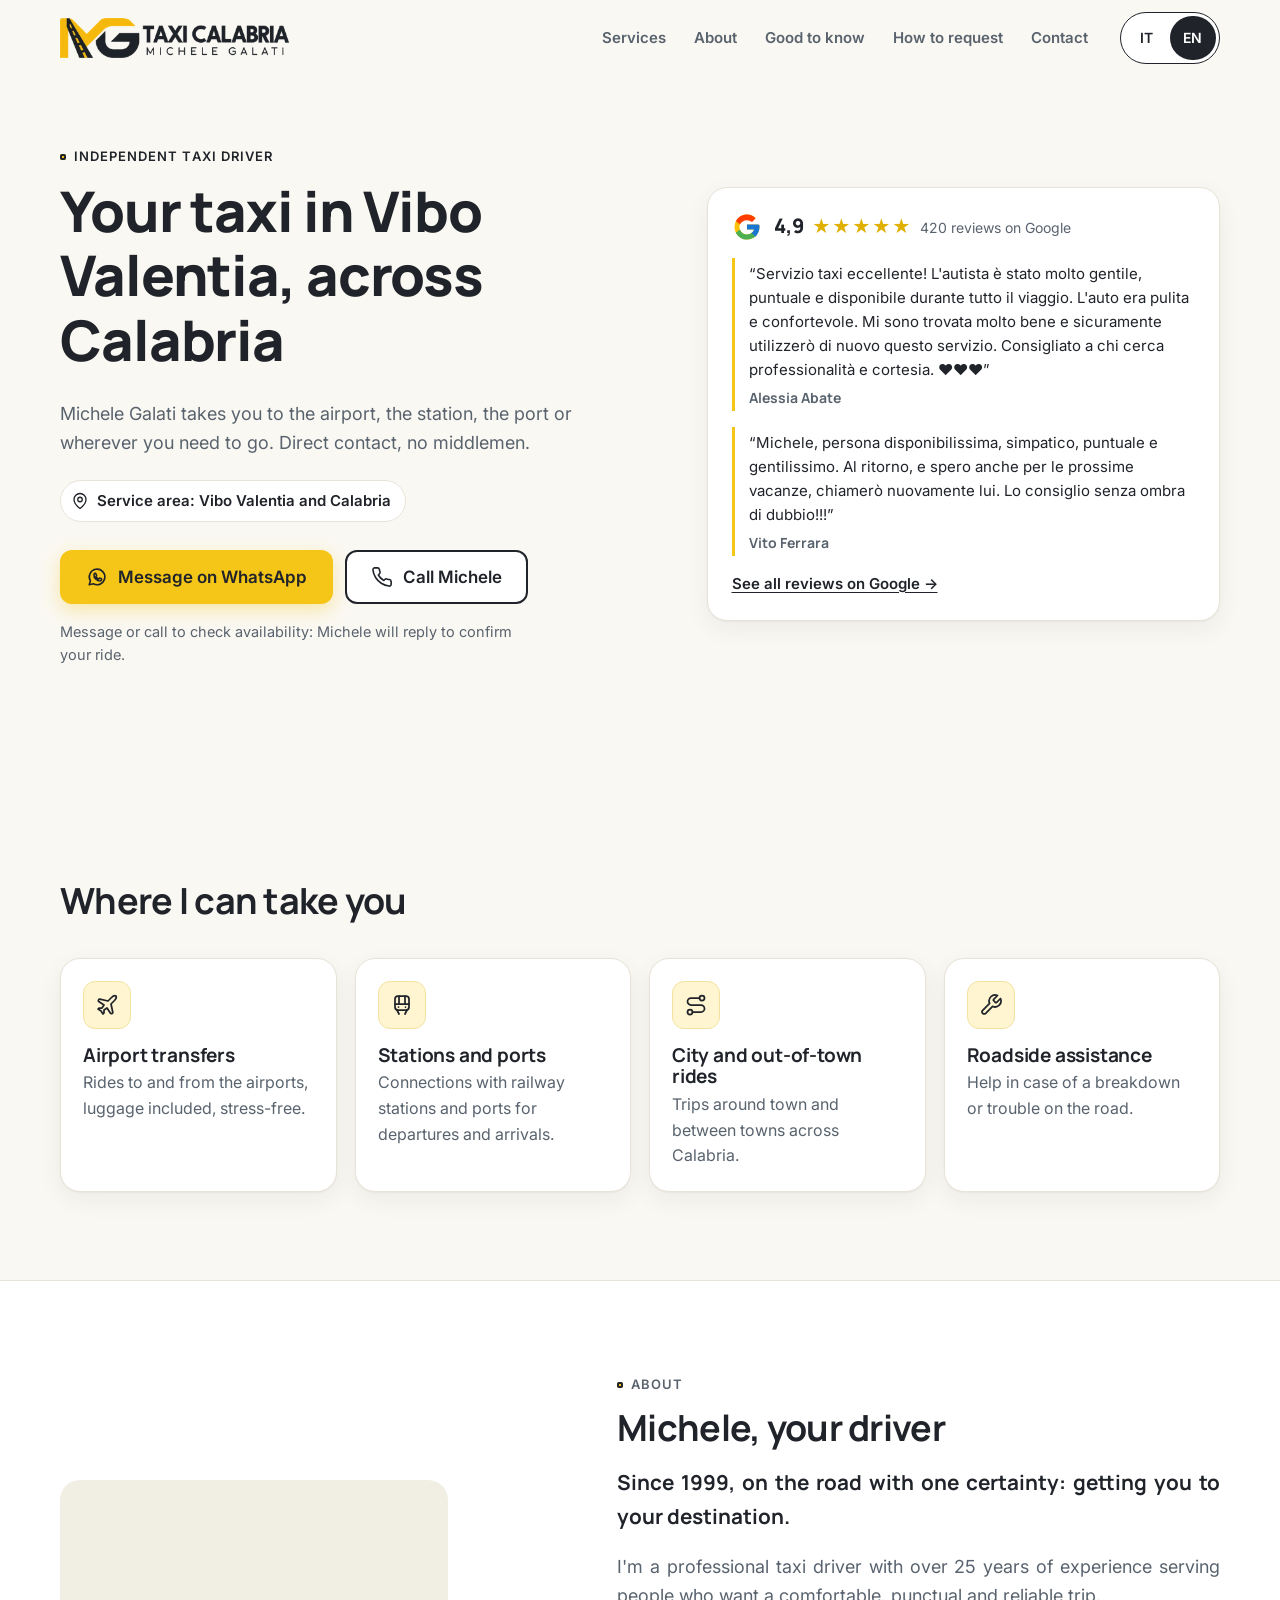
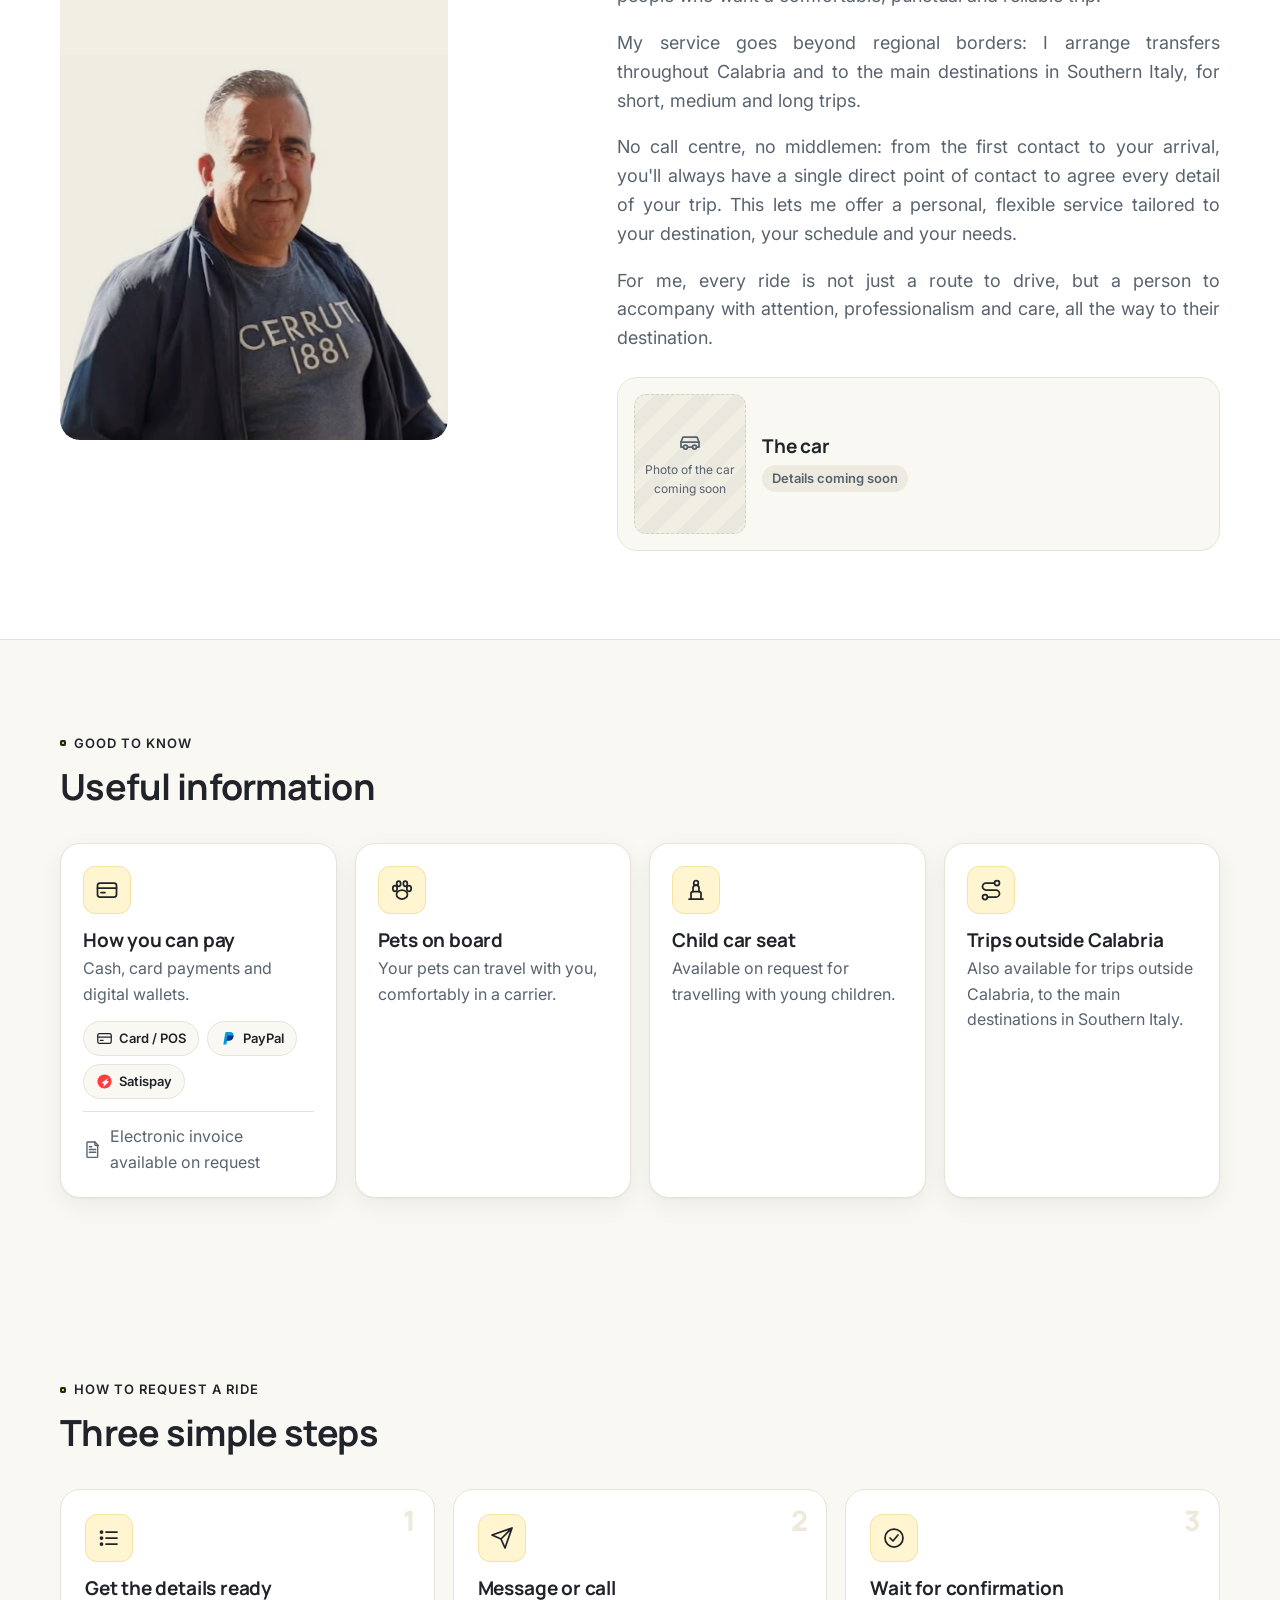
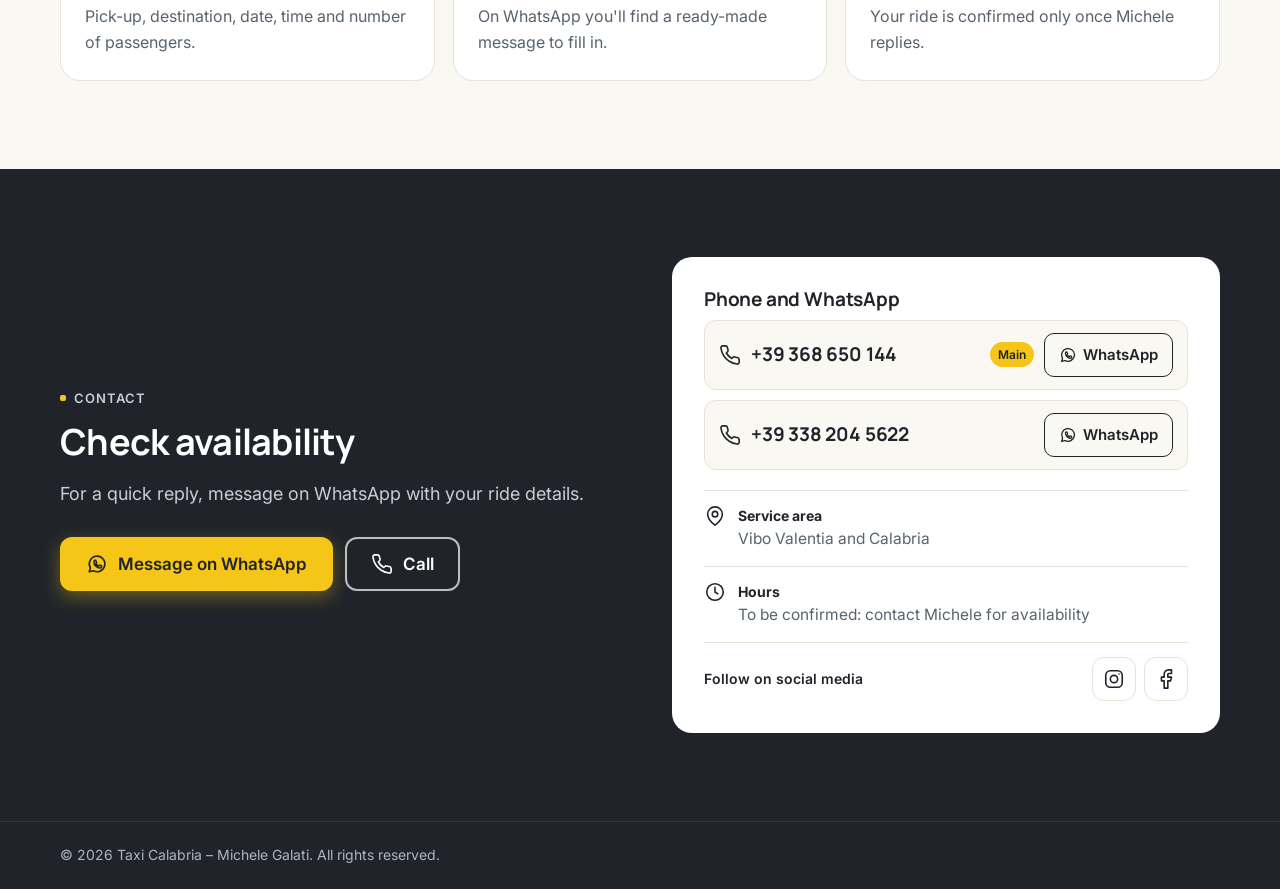
<file: index.html>
<!doctype html>
<html lang="it">
<head>
  <meta charset="utf-8">
  <meta name="viewport" content="width=device-width, initial-scale=1, viewport-fit=cover">
  <title>Taxi Calabria – Michele Galati | Taxi a Vibo Valentia</title>
  <meta name="description" content="Taxi Calabria di Michele Galati: tassista indipendente a Vibo Valentia. Transfer aeroporti, stazioni e porti, corse urbane ed extraurbane. Richiedi la disponibilità su WhatsApp o per telefono.">
  <meta name="theme-color" content="#20242A">
  <meta property="og:type" content="website">
  <meta property="og:title" content="Taxi Calabria – Michele Galati">
  <meta property="og:description" content="Tassista indipendente a Vibo Valentia. Richiedi la disponibilità su WhatsApp o per telefono.">
  <meta property="og:url" content="https://taxicalabria.pages.dev/">
  <meta property="og:image" content="https://taxicalabria.pages.dev/img/logo-web.png">
  <meta name="twitter:card" content="summary">
  <link rel="canonical" href="https://taxicalabria.pages.dev/">
  <script type="application/ld+json">
  {
    "@context": "https://schema.org",
    "@type": "TaxiService",
    "name": "Taxi Calabria – Michele Galati",
    "url": "https://taxicalabria.pages.dev/",
    "image": "https://taxicalabria.pages.dev/img/logo-web.png",
    "telephone": "+39368650144",
    "areaServed": ["Vibo Valentia", "Calabria"],
    "address": { "@type": "PostalAddress", "addressLocality": "Vibo Valentia", "addressRegion": "VV", "addressCountry": "IT" },
    "sameAs": [
      "https://www.instagram.com/taxicalabria/",
      "https://www.facebook.com/people/Taxi-Galati/100050953557106/"
    ]
  }
  </script>
  <link rel="icon" type="image/png" sizes="32x32" href="img/favicon-32.png">
  <link rel="apple-touch-icon" href="img/mark.png">
  <link rel="preconnect" href="https://fonts.googleapis.com">
  <link rel="preconnect" href="https://fonts.gstatic.com" crossorigin>
  <link rel="stylesheet" href="https://fonts.googleapis.com/css2?family=Inter:wght@400;600&family=Manrope:wght@600;700;800&display=swap">
  <link rel="stylesheet" href="css/style.css">
  <script>
    // Applica subito la lingua salvata per evitare lampeggi
    try { var l = localStorage.getItem("lang"); if (l === "en" || l === "it") document.documentElement.lang = l; } catch (e) {}
  </script>
</head>
<body>
  <!-- Icone lineari (stroke uniforme) -->
  <svg width="0" height="0" style="position:absolute" aria-hidden="true">
    <defs>
      <symbol id="i-phone" viewBox="0 0 24 24"><path d="M22 16.9v3a2 2 0 0 1-2.2 2 19.8 19.8 0 0 1-8.6-3.1 19.5 19.5 0 0 1-6-6A19.8 19.8 0 0 1 2.1 4.2 2 2 0 0 1 4.1 2h3a2 2 0 0 1 2 1.7c.1.9.4 1.8.7 2.7a2 2 0 0 1-.5 2.1L8 9.8a16 16 0 0 0 6 6l1.3-1.3a2 2 0 0 1 2.1-.4c.9.3 1.8.6 2.7.7a2 2 0 0 1 1.7 2z"/></symbol>
      <symbol id="i-wa" viewBox="0 0 24 24"><path d="M3.5 20.5l1.3-4.2A8.5 8.5 0 1 1 8 19.4z"/><path d="M9 8.6c.2-.5.5-.6.8-.6h.5c.2 0 .4.1.5.4l.7 1.6c.1.2 0 .4-.1.6l-.5.6c-.1.1-.1.3 0 .5a6 6 0 0 0 2.6 2.4c.2.1.4 0 .5-.1l.6-.7c.1-.2.4-.2.6-.1l1.6.8c.2.1.3.3.3.5 0 .9-.6 1.8-1.7 1.9-1 .1-2.8-.3-4.6-2S8.6 11 8.7 9.8c0-.5.1-.9.3-1.2z"/></symbol>
      <symbol id="i-plane" viewBox="0 0 24 24"><path d="M17.8 19.2 16 11l3.5-3.5C21 6 21.5 4 21 3c-1-.5-3 0-4.5 1.5L13 8 4.8 6.2c-.5-.1-.9.1-1.1.5l-.3.5c-.2.5-.1 1 .3 1.3L9 12l-2 3H4l-1 1 3 2 2 3 1-1v-3l3-2 3.5 5.3c.3.4.8.5 1.3.3l.5-.2c.4-.3.6-.7.5-1.2z"/></symbol>
      <symbol id="i-train" viewBox="0 0 24 24"><rect x="5" y="3" width="14" height="14" rx="3"/><path d="M5 11h14M9 21l-2-4M15 21l2-4M8.5 14h.01M15.5 14h.01M9 3v8M15 3v8"/></symbol>
      <symbol id="i-route" viewBox="0 0 24 24"><circle cx="6" cy="19" r="2.5"/><circle cx="18" cy="5" r="2.5"/><path d="M8.5 19H17a3.5 3.5 0 0 0 0-7H7a3.5 3.5 0 0 1 0-7h8.5"/></symbol>
      <symbol id="i-tow" viewBox="0 0 24 24"><path d="M14.7 6.3a1 1 0 0 0 0 1.4l1.6 1.6a1 1 0 0 0 1.4 0l3.8-3.8a6 6 0 0 1-7.9 7.9l-6.9 6.9a2.1 2.1 0 0 1-3-3l6.9-6.9a6 6 0 0 1 7.9-7.9z"/></symbol>
      <symbol id="i-pin" viewBox="0 0 24 24"><path d="M20 10c0 6-8 12-8 12s-8-6-8-12a8 8 0 0 1 16 0z"/><circle cx="12" cy="10" r="3"/></symbol>
      <symbol id="i-clock" viewBox="0 0 24 24"><circle cx="12" cy="12" r="9"/><path d="M12 7v5l3 2"/></symbol>
      <symbol id="i-user" viewBox="0 0 24 24"><circle cx="12" cy="8" r="4"/><path d="M4 21a8 8 0 0 1 16 0"/></symbol>
      <symbol id="i-car" viewBox="0 0 24 24"><path d="M5 17H3v-5l2-5h14l2 5v5h-2"/><path d="M3 12h18"/><circle cx="7.5" cy="17" r="2"/><circle cx="16.5" cy="17" r="2"/><path d="M9.5 17h5"/></symbol>
      <symbol id="i-list" viewBox="0 0 24 24"><path d="M9 6h11M9 12h11M9 18h11"/><circle cx="4.5" cy="6" r="1"/><circle cx="4.5" cy="12" r="1"/><circle cx="4.5" cy="18" r="1"/></symbol>
      <symbol id="i-send" viewBox="0 0 24 24"><path d="M22 2 11 13M22 2l-7 20-4-9-9-4z"/></symbol>
      <symbol id="i-check" viewBox="0 0 24 24"><circle cx="12" cy="12" r="9"/><path d="m8 12 3 3 5-6"/></symbol>
      <symbol id="i-ig" viewBox="0 0 24 24"><rect x="3" y="3" width="18" height="18" rx="5"/><circle cx="12" cy="12" r="4"/><path d="M17.5 6.5h.01"/></symbol>
      <symbol id="i-fb" viewBox="0 0 24 24"><path d="M18 2h-3a5 5 0 0 0-5 5v3H7v4h3v8h4v-8h3l1-4h-4V7a1 1 0 0 1 1-1h3z"/></symbol>
      <symbol id="i-camera" viewBox="0 0 24 24"><path d="M14.5 4h-5L7 7H4a2 2 0 0 0-2 2v9a2 2 0 0 0 2 2h16a2 2 0 0 0 2-2V9a2 2 0 0 0-2-2h-3z"/><circle cx="12" cy="13" r="3"/></symbol>
      <symbol id="i-card" viewBox="0 0 24 24"><rect x="2.5" y="5" width="19" height="14" rx="2.5"/><path d="M2.5 10h19"/><path d="M6 14.5h4"/></symbol>
      <symbol id="i-invoice" viewBox="0 0 24 24"><path d="M6 2.5h9l3.5 3.5v15a1 1 0 0 1-1 1H6a1 1 0 0 1-1-1v-17.5a1 1 0 0 1 1-1z"/><path d="M15 2.5V6a1 1 0 0 0 1 1h3.5"/><path d="M8 12h8M8 15.5h8M8 8.5h3"/></symbol>
      <symbol id="i-paw" viewBox="0 0 24 24"><ellipse cx="12" cy="16.5" rx="5.5" ry="4.5"/><ellipse cx="5" cy="10.5" rx="2.2" ry="2.8"/><ellipse cx="19" cy="10.5" rx="2.2" ry="2.8"/><ellipse cx="8.7" cy="5.8" rx="2" ry="2.6"/><ellipse cx="15.3" cy="5.8" rx="2" ry="2.6"/></symbol>
      <symbol id="i-babyseat" viewBox="0 0 24 24"><circle cx="12" cy="5" r="2.3"/><path d="M7 21v-5.5a2 2 0 0 1 2-2h6a2 2 0 0 1 2 2V21"/><path d="M9 13.5V10a3 3 0 0 1 6 0v3.5"/><path d="M5 21h14"/></symbol>
      <symbol id="i-paypal" viewBox="0 0 24 24">
        <path fill="#009CDE" d="M8.6 20.3H5.4a.6.6 0 0 1-.6-.7l2.7-16a.9.9 0 0 1 .9-.7h6.2c2.9 0 5 2 4.6 4.9-.5 3.6-3 5.6-6.4 5.6h-1.8a.9.9 0 0 0-.9.7l-.9 5.5a.9.9 0 0 1-.6.7z"/>
        <path fill="#003087" d="M9.9 15.3h2.7c3.4 0 5.9-2 6.4-5.6.1-.5.1-1 .1-1.4-.9-.5-2-.7-3.2-.7h-4.6a.9.9 0 0 0-.9.7l-1.3 7.7c.2-.4.5-.7.8-.7z"/>
      </symbol>
      <symbol id="i-satispay" viewBox="0 0 24 24">
        <circle cx="12" cy="12" r="10" fill="#FF3D3D"/>
        <path fill="#fff" d="M15.8 8.2 9.3 13a1 1 0 0 0 .3 1.8l2 .5-1.4 3.3c-.2.5.4.9.8.5l6.5-5.9a1 1 0 0 0-.4-1.7l-2-.4 1.5-3.2c.2-.5-.4-.9-.8-.7z"/>
      </symbol>
      <symbol id="i-google" viewBox="0 0 48 48">
        <path fill="#FFC107" d="M43.6 20.5H42V20H24v8h11.3C33.7 32.7 29.3 36 24 36c-6.6 0-12-5.4-12-12s5.4-12 12-12c3.1 0 5.8 1.1 8 3l5.7-5.7C34.6 6.1 29.6 4 24 4 12.9 4 4 12.9 4 24s8.9 20 20 20 20-8.9 20-20c0-1.3-.1-2.7-.4-3.5z"/>
        <path fill="#FF3D00" d="M6.3 14.7l6.6 4.8C14.6 15.9 18.9 13 24 13c3.1 0 5.8 1.1 8 3l5.7-5.7C34.6 6.1 29.6 4 24 4 16.3 4 9.6 8.3 6.3 14.7z"/>
        <path fill="#4CAF50" d="M24 44c5.5 0 10.4-1.9 14.3-5.1l-6.6-5.6C29.6 34.8 26.9 36 24 36c-5.3 0-9.7-3.4-11.3-8.1l-6.6 5.1C9.5 39.6 16.2 44 24 44z"/>
        <path fill="#1976D2" d="M43.6 20.5H42V20H24v8h11.3c-.8 2.3-2.3 4.2-4.2 5.5l6.6 5.6C39.6 37.4 44 31.5 44 24c0-1.3-.1-2.7-.4-3.5z"/>
      </symbol>
    </defs>
  </svg>

  <header class="site-header">
    <div class="container header-inner">
      <a href="#top" class="brand" data-i18n-aria="nav.home" aria-label="Torna all'inizio">
        <picture>
          <source srcset="img/logo-web.webp" type="image/webp">
          <img src="img/logo-web.png" width="720" height="126" alt="Taxi Calabria – Michele Galati" data-i18n-alt="alt.logo">
        </picture>
      </a>
      <nav class="main-nav" aria-label="Menu">
        <a href="#servizi" data-i18n="nav.services">Servizi</a>
        <a href="#chi-sono" data-i18n="nav.about">Chi sono</a>
        <a href="#info-utili" data-i18n="nav.infoUtili">Info utili</a>
        <a href="#come" data-i18n="nav.how">Come richiedere</a>
        <a href="#contatti" data-i18n="nav.contact">Contatti</a>
      </nav>
      <div class="lang-switch" role="group" data-i18n-aria="nav.lang" aria-label="Lingua">
        <button type="button" data-lang="it" aria-pressed="true" lang="it">IT</button>
        <button type="button" data-lang="en" aria-pressed="false" lang="en">EN</button>
      </div>
    </div>
  </header>

  <main>
    <!-- 1. APERTURA -->
    <section class="hero">
      <div class="container hero-inner">
        <div class="hero-copy">
          <p class="eyebrow" data-i18n="hero.eyebrow">Tassista indipendente</p>
          <h1 data-i18n="hero.title">Il tuo taxi a Vibo Valentia, in tutta la Calabria</h1>
          <p class="lead" data-i18n="hero.lead">Michele Galati ti accompagna in aeroporto, in stazione, al porto o dove devi andare. Contatto diretto, senza intermediari.</p>
          <p class="area-badge"><svg class="ic"><use href="#i-pin"/></svg><span data-i18n="hero.area" data-area>Zona servita: Vibo Valentia e Calabria</span></p>
          <div class="cta-row">
            <a class="btn btn-primary js-wa" href="#" target="_blank" rel="noopener">
              <svg class="ic"><use href="#i-wa"/></svg><span data-i18n="cta.whatsapp">Scrivi su WhatsApp</span>
            </a>
            <a class="btn btn-secondary js-tel" href="#">
              <svg class="ic"><use href="#i-phone"/></svg><span data-i18n="cta.callMichele">Chiama Michele</span>
            </a>
          </div>
          <p class="note" data-i18n="hero.note">Scrivi o chiama per verificare la disponibilità: Michele ti risponde per confermare la corsa.</p>
        </div>
        <div class="hero-reviews">
          <div class="reviews-head">
            <svg class="g-logo" aria-hidden="true"><use href="#i-google"/></svg>
            <div class="reviews-score">
              <strong>4,9</strong>
              <span class="stars" aria-hidden="true">★★★★★</span>
              <span class="reviews-count" data-i18n="reviews.count">420 recensioni su Google</span>
            </div>
          </div>
          <blockquote class="review">
            <p>&ldquo;Servizio taxi eccellente! L'autista è stato molto gentile, puntuale e disponibile durante tutto il viaggio. L'auto era pulita e confortevole. Mi sono trovata molto bene e sicuramente utilizzerò di nuovo questo servizio. Consigliato a chi cerca professionalità e cortesia. ❤️❤️❤️&rdquo;</p>
            <footer>Alessia Abate</footer>
          </blockquote>
          <blockquote class="review">
            <p>&ldquo;Michele, persona disponibilissima, simpatico, puntuale e gentilissimo. Al ritorno, e spero anche per le prossime vacanze, chiamerò nuovamente lui. Lo consiglio senza ombra di dubbio!!!&rdquo;</p>
            <footer>Vito Ferrara</footer>
          </blockquote>
          <a class="reviews-link" href="https://www.google.com/maps/place/Taxi+Vibo+Valentia+Galati+Michele/@38.6450347,16.1059859,17z/data=!4m8!3m7!1s0x1315690690eea219:0x39a6ec4d43171baa!8m2!3d38.6450347!4d16.1059859!9m1!1b1!16s%2Fg%2F11f12669yl" target="_blank" rel="noopener" data-i18n="reviews.cta">Vedi tutte le recensioni su Google →</a>
        </div>
      </div>
    </section>

    <!-- 2. SERVIZI -->
    <section class="section" id="servizi">
      <div class="container">
        <p class="kicker reveal" data-i18n="services.kicker">Servizi</p>
        <h2 class="reveal" data-i18n="services.title">Dove ti porto</h2>
        <div class="cards" id="services-list"></div>
      </div>
    </section>

    <!-- 3. CHI SONO -->
    <section class="section section-alt" id="chi-sono">
      <div class="container about">
        <div class="about-media reveal">
          <figure class="photo" id="driver-photo">
            <div class="photo-ph"><svg class="ic"><use href="#i-camera"/></svg><span data-i18n="about.photoDriver">Foto di Michele in arrivo</span></div>
          </figure>
        </div>
        <div class="about-copy">
          <p class="kicker reveal" data-i18n="about.kicker">Chi sono</p>
          <h2 class="reveal" data-i18n="about.title">Michele, il tuo autista</h2>
          <p class="about-tagline reveal" data-i18n="about.p1">Dal 1999, sulla strada con una certezza: portarti a destinazione.</p>
          <p class="reveal" data-i18n="about.p2">Sono un tassista professionista con oltre 25 anni di esperienza al servizio di chi cerca un viaggio comodo, puntuale e affidabile.</p>
          <p class="reveal" data-i18n="about.p3">Il mio servizio va oltre i confini regionali: organizzo trasferimenti in tutta la Calabria e verso le principali destinazioni del Sud Italia, per viaggi di breve, media e lunga percorrenza.</p>
          <p class="reveal" data-i18n="about.p4">Nessun call center, nessun intermediario: dal primo contatto fino all'arrivo, avrai sempre un unico riferimento diretto con cui concordare ogni dettaglio del tuo viaggio. Questo mi permette di offrirti un servizio personale, flessibile e attento alle tue esigenze, organizzato in base alla tua destinazione, ai tuoi orari e alle tue necessità.</p>
          <p class="reveal" data-i18n="about.p5">Per me ogni corsa non è semplicemente un tragitto da percorrere, ma una persona da accompagnare con attenzione, professionalità e cura, fino alla sua destinazione.</p>
          <div class="vehicle reveal">
            <figure class="photo photo-sm" id="car-photo">
              <div class="photo-ph"><svg class="ic"><use href="#i-car"/></svg><span data-i18n="about.photoCar">Foto della vettura in arrivo</span></div>
            </figure>
            <div>
              <h3 data-i18n="about.vehicle">La vettura</h3>
              <dl class="vehicle-data" id="vehicle-data"></dl>
            </div>
          </div>
        </div>
      </div>
    </section>

    <!-- 3b. INFO UTILI -->
    <section class="section" id="info-utili">
      <div class="container">
        <p class="kicker reveal" data-i18n="infoUtili.kicker">Da sapere</p>
        <h2 class="reveal" data-i18n="infoUtili.title">Informazioni utili</h2>
        <div class="cards">
          <article class="card reveal">
            <span class="card-ic"><svg class="ic"><use href="#i-card"/></svg></span>
            <div>
              <h3 data-i18n="infoUtili.pay.title">Come puoi pagare</h3>
              <p data-i18n="infoUtili.pay.text">Contanti, POS e pagamenti digitali.</p>
              <div class="pay-badges">
                <span class="pay-badge"><svg class="ic"><use href="#i-card"/></svg><span data-i18n="infoUtili.pay.pos">Carte / POS</span></span>
                <span class="pay-badge"><svg class="ic pay-badge-logo"><use href="#i-paypal"/></svg><span data-i18n="infoUtili.pay.paypal">PayPal</span></span>
                <span class="pay-badge"><svg class="ic pay-badge-logo"><use href="#i-satispay"/></svg><span data-i18n="infoUtili.pay.satispay">Satispay</span></span>
              </div>
              <p class="pay-invoice"><svg class="ic"><use href="#i-invoice"/></svg><span data-i18n="infoUtili.pay.invoice">Fattura elettronica disponibile su richiesta</span></p>
            </div>
          </article>
          <article class="card reveal">
            <span class="card-ic"><svg class="ic"><use href="#i-paw"/></svg></span>
            <div>
              <h3 data-i18n="infoUtili.pets.title">Animali a bordo</h3>
              <p data-i18n="infoUtili.pets.text">I tuoi animali possono viaggiare con te, comodamente nel trasportino.</p>
            </div>
          </article>
          <article class="card reveal">
            <span class="card-ic"><svg class="ic"><use href="#i-babyseat"/></svg></span>
            <div>
              <h3 data-i18n="infoUtili.childSeat.title">Seggiolino per bambini</h3>
              <p data-i18n="infoUtili.childSeat.text">Disponibile su richiesta per il trasporto dei più piccoli.</p>
            </div>
          </article>
          <article class="card reveal">
            <span class="card-ic"><svg class="ic"><use href="#i-route"/></svg></span>
            <div>
              <h3 data-i18n="infoUtili.longTrips.title">Viaggi extra regionali</h3>
              <p data-i18n="infoUtili.longTrips.text">Disponibile anche per viaggi fuori dalla Calabria, verso le principali destinazioni del Sud Italia.</p>
            </div>
          </article>
        </div>
      </div>
    </section>

    <!-- 4a. COME RICHIEDERE -->
    <section class="section" id="come">
      <div class="container">
        <p class="kicker reveal" data-i18n="how.kicker">Come richiedere una corsa</p>
        <h2 class="reveal" data-i18n="how.title">Tre passi, semplici</h2>
        <ol class="steps">
          <li class="step reveal">
            <span class="step-ic"><svg class="ic"><use href="#i-list"/></svg></span>
            <div><h3 data-i18n="how.s1.title">Prepara i dettagli</h3><p data-i18n="how.s1.text">Partenza, destinazione, data, ora e numero di passeggeri.</p></div>
          </li>
          <li class="step reveal">
            <span class="step-ic"><svg class="ic"><use href="#i-send"/></svg></span>
            <div><h3 data-i18n="how.s2.title">Scrivi o chiama</h3><p data-i18n="how.s2.text">Su WhatsApp trovi un messaggio già pronto da completare.</p></div>
          </li>
          <li class="step reveal">
            <span class="step-ic"><svg class="ic"><use href="#i-check"/></svg></span>
            <div><h3 data-i18n="how.s3.title">Attendi la conferma</h3><p data-i18n="how.s3.text">La corsa è confermata solo quando Michele ti risponde.</p></div>
          </li>
        </ol>
      </div>
    </section>

    <!-- 4b. CONTATTI -->
    <section class="section contact" id="contatti">
      <div class="container contact-inner">
        <div class="contact-copy">
          <p class="kicker kicker-light reveal" data-i18n="contact.kicker">Contatti</p>
          <h2 class="reveal" data-i18n="contact.title">Richiedi la disponibilità</h2>
          <p class="reveal" data-i18n="contact.lead">Per una risposta rapida, scrivi su WhatsApp indicando i dettagli della corsa.</p>
          <div class="cta-row reveal">
            <a class="btn btn-primary js-wa" href="#" target="_blank" rel="noopener">
              <svg class="ic"><use href="#i-wa"/></svg><span data-i18n="cta.whatsapp">Scrivi su WhatsApp</span>
            </a>
            <a class="btn btn-outline-light js-tel" href="#">
              <svg class="ic"><use href="#i-phone"/></svg><span data-i18n="cta.call">Chiama</span>
            </a>
          </div>
        </div>
        <div class="contact-card reveal">
          <h3 data-i18n="contact.phones">Telefono e WhatsApp</h3>
          <ul class="phone-list" id="phone-list"></ul>
          <div class="info-row"><svg class="ic"><use href="#i-pin"/></svg><div><strong data-i18n="contact.area">Zona servita</strong><span data-area-text>Vibo Valentia e Calabria</span></div></div>
          <div class="info-row"><svg class="ic"><use href="#i-clock"/></svg><div><strong data-i18n="contact.hours">Orari</strong><span id="hours-text" data-i18n="contact.hoursTbc">Da confermare: contatta Michele per la disponibilità</span></div></div>
          <div class="social">
            <span data-i18n="contact.social">Seguimi sui social</span>
            <div class="social-links" id="social-links"></div>
          </div>
        </div>
      </div>
    </section>
  </main>

  <footer class="site-footer">
    <div class="container footer-inner">
      <p>© <span id="year">2026</span> Taxi Calabria – Michele Galati. <span data-i18n="footer.rights">Tutti i diritti riservati.</span> <span id="vat"></span></p>
    </div>
  </footer>

  <!-- Barra contatti fissa su mobile -->
  <div class="mobile-bar" role="navigation" aria-label="Contatti rapidi">
    <a class="btn btn-secondary js-tel" href="#"><svg class="ic"><use href="#i-phone"/></svg><span data-i18n="cta.call">Chiama</span></a>
    <a class="btn btn-primary js-wa" href="#" target="_blank" rel="noopener"><svg class="ic"><use href="#i-wa"/></svg><span>WhatsApp</span></a>
  </div>

  <script src="js/config.js"></script>
  <script src="js/i18n.js"></script>
  <script src="js/main.js"></script>
</body>
</html>
</file>
<file: css/style.css>
:root {
  --yellow: #F5C518;
  --yellow-dark: #E0B000;
  --ink: #20242A;
  --ink-2: #2C3139;
  --ivory: #FAF8F2;
  --paper: #FFFFFF;
  --slate: #59636E;
  --line: #E7E3D8;
  --radius: 12px;
  --radius-lg: 20px;
  --shadow: 0 1px 2px rgba(32, 36, 42, .04), 0 8px 24px rgba(32, 36, 42, .06);
  --max: 1160px;
  --gutter: 20px;
  --section: 56px;
  --bar-h: 0px;
  --f-head: "Manrope", system-ui, sans-serif;
  --f-body: "Inter", system-ui, -apple-system, "Segoe UI", sans-serif;
}

*, *::before, *::after { box-sizing: border-box; }
html { scroll-behavior: smooth; -webkit-text-size-adjust: 100%; }
body {
  margin: 0;
  font: 400 17px/1.6 var(--f-body);
  color: var(--ink);
  background: var(--ivory);
  padding-bottom: var(--bar-h);
  -webkit-font-smoothing: antialiased;
}
img { max-width: 100%; height: auto; display: block; }
a { color: inherit; }
h1, h2, h3 { font-family: var(--f-head); line-height: 1.15; margin: 0 0 .5em; letter-spacing: -.02em; }
h1 { font-size: clamp(32px, 7.4vw, 56px); font-weight: 800; }
h2 { font-size: clamp(26px, 5vw, 36px); font-weight: 700; }
h3 { font-size: 19px; font-weight: 700; letter-spacing: -.01em; }
p { margin: 0 0 1em; }
:focus-visible { outline: 3px solid var(--ink); outline-offset: 3px; border-radius: 6px; }
.contact :focus-visible, .mobile-bar :focus-visible { outline-color: var(--yellow); }

.container { width: 100%; max-width: calc(var(--max) + var(--gutter) * 2); margin: 0 auto; padding: 0 var(--gutter); }
.ic { width: 22px; height: 22px; flex: none; fill: none; stroke: currentColor; stroke-width: 1.75; stroke-linecap: round; stroke-linejoin: round; }

/* Header */
.site-header {
  position: sticky; top: 0; z-index: 50;
  background: rgba(250, 248, 242, .92);
  backdrop-filter: saturate(1.4) blur(10px);
  -webkit-backdrop-filter: saturate(1.4) blur(10px);
  border-bottom: 1px solid transparent;
  transition: border-color .2s, box-shadow .2s;
}
.site-header.scrolled { border-bottom-color: var(--line); box-shadow: 0 4px 16px rgba(32,36,42,.05); }
.header-inner { display: flex; align-items: center; gap: 16px; height: 64px; }
.brand { display: block; flex: 0 1 auto; min-width: 0; }
.brand img { height: 30px; width: auto; }
.main-nav { display: none; margin-left: auto; gap: 28px; }
.main-nav a { text-decoration: none; font-weight: 600; font-size: 15px; color: var(--slate); transition: color .15s; }
.main-nav a:hover { color: var(--ink); }

.lang-switch {
  margin-left: auto; display: inline-flex; flex: none;
  background: var(--paper); border: 1.5px solid var(--ink); border-radius: 999px; padding: 3px;
}
.lang-switch button {
  font: 600 14px/1 var(--f-body); letter-spacing: .04em;
  min-width: 46px; height: 44px; border: 0; border-radius: 999px;
  background: transparent; color: var(--ink); cursor: pointer;
}
.lang-switch button[aria-pressed="true"] { background: var(--ink); color: var(--paper); }
.lang-switch button:not([aria-pressed="true"]):hover { background: #F1EEE4; }

/* Buttons */
.btn {
  display: inline-flex; align-items: center; justify-content: center; gap: 10px;
  min-height: 54px; padding: 0 24px; border-radius: var(--radius);
  font: 600 17px/1.2 var(--f-body); text-decoration: none; text-align: center;
  border: 2px solid transparent; cursor: pointer;
  transition: transform .15s ease, background .15s, box-shadow .15s, color .15s;
}
.btn:active { transform: translateY(1px) scale(.99); }
.btn-primary { background: var(--yellow); color: var(--ink); box-shadow: 0 6px 18px rgba(245, 197, 24, .35); }
.btn-primary:hover { background: var(--yellow-dark); }
.btn-secondary { background: var(--paper); color: var(--ink); border-color: var(--ink); }
.btn-secondary:hover { background: var(--ink); color: var(--paper); }
.btn-outline-light { background: transparent; color: var(--paper); border-color: rgba(255,255,255,.7); }
.btn-outline-light:hover { background: var(--paper); color: var(--ink); }

.cta-row { display: flex; flex-direction: column; gap: 12px; margin: 28px 0 16px; }

/* Hero */
.hero { padding: 36px 0 var(--section); overflow: hidden; }
.hero-inner { display: grid; gap: 32px; align-items: center; }
.eyebrow, .kicker {
  display: inline-block; font: 600 13px/1 var(--f-body); letter-spacing: .08em; text-transform: uppercase;
  color: var(--ink); margin: 0 0 16px; padding-left: 14px; position: relative;
}
.eyebrow::before, .kicker::before {
  content: ""; position: absolute; left: 0; top: 50%; width: 6px; height: 6px; margin-top: -3px;
  border-radius: 2px; background: var(--yellow); box-shadow: 0 0 0 2px var(--ink) inset;
}
.kicker-light { color: var(--paper); }
.lead { font-size: 18px; color: var(--slate); max-width: 34em; }
.area-badge {
  display: inline-flex; align-items: center; gap: 8px; margin: 4px 0 0;
  padding: 8px 14px 8px 10px; background: var(--paper); border: 1px solid var(--line); border-radius: 999px;
  font-weight: 600; font-size: 15px;
}
.area-badge .ic { width: 18px; height: 18px; }
.note { font-size: 14.5px; color: var(--slate); max-width: 32em; margin: 0; }

.hero-reviews {
  background: var(--paper); border: 1px solid var(--line); border-radius: var(--radius-lg);
  box-shadow: var(--shadow); padding: 24px; display: flex; flex-direction: column; gap: 16px;
}
.reviews-head { display: flex; align-items: center; gap: 12px; }
.g-logo { width: 30px; height: 30px; flex: none; }
.reviews-score { display: flex; flex-wrap: wrap; align-items: baseline; gap: 6px 8px; }
.reviews-score strong { font: 800 20px var(--f-head); }
.reviews-score .stars { color: var(--yellow-dark); letter-spacing: 1px; }
.reviews-count { font-size: 14px; color: var(--slate); }
.review {
  margin: 0; padding: 4px 0 4px 14px; border-left: 3px solid var(--yellow);
}
.review p { margin: 0 0 6px; font-size: 15px; color: var(--ink); }
.review footer { font: 700 14px var(--f-head); color: var(--slate); }
.reviews-link {
  align-self: flex-start; font-weight: 600; font-size: 15px; color: var(--ink);
  text-decoration: underline; text-underline-offset: 3px;
}
.reviews-link:hover { color: var(--yellow-dark); }

/* Sections */
.section { padding: var(--section) 0; }
.section-alt { background: var(--paper); border-block: 1px solid var(--line); }

.cards { display: grid; gap: 14px; margin-top: 28px; }
.card {
  background: var(--paper); border: 1px solid var(--line); border-radius: var(--radius-lg);
  padding: 22px; box-shadow: var(--shadow); display: flex; gap: 16px; align-items: flex-start;
  transition: transform .2s ease, box-shadow .2s ease;
}
.card:hover { transform: translateY(-2px); box-shadow: 0 2px 4px rgba(32,36,42,.05), 0 14px 30px rgba(32,36,42,.08); }
.card-ic, .step-ic {
  flex: none; width: 48px; height: 48px; border-radius: 12px; display: grid; place-items: center;
  background: #FFF6D1; color: var(--ink); border: 1px solid #F3E2A0;
}
.card-ic .ic, .step-ic .ic { width: 24px; height: 24px; }
.card h3 { margin-bottom: 4px; }
.card p { margin: 0; color: var(--slate); font-size: 16px; }

.pay-badges { display: flex; flex-wrap: wrap; gap: 8px; margin: 14px 0 12px; }
.pay-badge {
  display: inline-flex; align-items: center; gap: 6px; padding: 6px 12px;
  border: 1px solid var(--line); border-radius: 999px; background: var(--ivory);
  font-size: 13px; font-weight: 600; color: var(--ink);
}
.pay-badge .ic { width: 17px; height: 17px; }
.pay-badge .pay-badge-logo { stroke: none; }
.pay-invoice {
  display: flex; align-items: center; gap: 8px; margin: 0; padding-top: 12px;
  border-top: 1px solid var(--line); font-size: 14.5px; color: var(--slate);
}
.pay-invoice .ic { width: 19px; height: 19px; flex: none; }

/* About */
.about { display: grid; gap: 32px; align-items: center; }
.about-copy > p { color: var(--slate); max-width: 34em; }
.about-copy > p:not(.kicker) { text-align: justify; hyphens: auto; }
.photo { margin: 0; border-radius: var(--radius-lg); overflow: hidden; aspect-ratio: 4 / 5; background: #F1EEE4; }
.photo img { width: 100%; height: 100%; object-fit: cover; }
.photo-ph {
  height: 100%; display: flex; flex-direction: column; align-items: center; justify-content: center; gap: 10px;
  color: var(--slate); font-size: 14px; text-align: center; padding: 16px;
  background:
    repeating-linear-gradient(135deg, transparent 0 14px, rgba(32,36,42,.03) 14px 28px),
    #F1EEE4;
  border: 1.5px dashed #D6D0C0; border-radius: inherit;
}
.photo-ph .ic { width: 32px; height: 32px; }
.about .photo { aspect-ratio: 4 / 3; max-height: 300px; }
@media (min-width: 900px) { .about .photo { aspect-ratio: 4 / 5; max-height: 520px; } }
/* Foto ritagliata su sfondo bianco: il bianco si fonde con lo sfondo della cornice */
#driver-photo { aspect-ratio: 9 / 11; max-height: 460px; }
#driver-photo img { object-fit: contain; object-position: 50% 100%; mix-blend-mode: multiply; }
@media (min-width: 900px) { #driver-photo { aspect-ratio: 9 / 13; max-height: 560px; } }
.about-copy > .about-tagline { font-family: var(--f-head); font-weight: 700; font-size: 1.15em; color: var(--ink); }
.vehicle {
  display: grid; grid-template-columns: 112px 1fr; gap: 16px; align-items: center;
  margin-top: 24px; padding: 16px; border: 1px solid var(--line); border-radius: var(--radius-lg); background: var(--ivory);
}
.photo-sm { aspect-ratio: 1; border-radius: var(--radius); }
.photo-sm .photo-ph { font-size: 12px; gap: 6px; padding: 8px; }
.photo-sm .photo-ph .ic { width: 24px; height: 24px; }
.vehicle h3 { margin-bottom: 6px; }
.vehicle-data { margin: 0; font-size: 15px; display: grid; grid-template-columns: auto 1fr; gap: 2px 12px; }
.vehicle-data dt { color: var(--slate); }
.vehicle-data dd { margin: 0; font-weight: 600; }
.tbc {
  display: inline-block; font-size: 13px; font-weight: 600; color: var(--slate);
  padding: 3px 10px; border-radius: 999px; background: #EEEAE0;
}

/* Steps */
.steps { list-style: none; padding: 0; margin: 28px 0 0; display: grid; gap: 14px; counter-reset: s; }
.step {
  display: flex; gap: 16px; align-items: flex-start; padding: 20px;
  background: var(--paper); border: 1px solid var(--line); border-radius: var(--radius-lg); position: relative;
}
.step::after {
  counter-increment: s; content: counter(s);
  position: absolute; top: 16px; right: 18px; font: 800 28px/1 var(--f-head); color: #EEE9DA;
}
.step h3 { margin-bottom: 4px; }
.step p { margin: 0; color: var(--slate); font-size: 16px; }

/* Contact */
.contact { background: var(--ink); color: var(--paper); }
.contact-inner { display: grid; gap: 32px; align-items: start; }
.contact-copy > p { color: #C9CED6; max-width: 30em; }
.contact .kicker::before { box-shadow: none; }
.contact-card {
  background: var(--paper); color: var(--ink); border-radius: var(--radius-lg); padding: 24px;
}
.phone-list { list-style: none; margin: 8px 0 20px; padding: 0; display: grid; gap: 10px; }
.phone-item {
  display: flex; align-items: center; gap: 10px; flex-wrap: wrap;
  padding: 12px 14px; border: 1px solid var(--line); border-radius: var(--radius); background: var(--ivory);
}
.phone-link {
  display: inline-flex; align-items: center; gap: 10px; text-decoration: none;
  font: 700 19px/1.2 var(--f-head); letter-spacing: -.01em; margin-right: auto; min-height: 44px;
}
.phone-link:hover { text-decoration: underline; text-underline-offset: 4px; }
.tag { font-size: 12px; font-weight: 600; padding: 3px 8px; border-radius: 999px; background: var(--yellow); color: var(--ink); }
.wa-mini {
  display: inline-flex; align-items: center; gap: 6px; min-height: 44px; padding: 0 14px;
  border: 1.5px solid var(--ink); border-radius: 10px; font-weight: 600; font-size: 15px; text-decoration: none;
  transition: background .15s, color .15s;
}
.wa-mini:hover { background: var(--ink); color: var(--paper); }
.wa-mini .ic { width: 18px; height: 18px; }
.info-row { display: flex; gap: 12px; padding: 14px 0; border-top: 1px solid var(--line); }
.info-row > div { display: flex; flex-direction: column; }
.info-row strong { font-size: 14px; }
.info-row span { color: var(--slate); font-size: 15.5px; }
.social { border-top: 1px solid var(--line); padding-top: 14px; display: flex; align-items: center; justify-content: space-between; gap: 12px; flex-wrap: wrap; font-size: 14px; font-weight: 600; }
.social-links { display: flex; gap: 8px; }
.social-links a {
  width: 44px; height: 44px; display: grid; place-items: center; border-radius: 12px;
  border: 1px solid var(--line); transition: background .15s, border-color .15s;
}
.social-links a:hover { background: var(--yellow); border-color: var(--yellow); }

/* Footer */
.site-footer { background: var(--ink); color: #AEB5BF; border-top: 1px solid rgba(255,255,255,.08); font-size: 14px; }
.footer-inner { padding-block: 22px; }
.site-footer p { margin: 0; }

/* Mobile bar */
.mobile-bar {
  position: fixed; left: 0; right: 0; bottom: 0; z-index: 60;
  display: grid; grid-template-columns: 1fr 1.4fr; gap: 10px;
  padding: 10px var(--gutter) calc(10px + env(safe-area-inset-bottom));
  background: rgba(250, 248, 242, .96); border-top: 1px solid var(--line);
  backdrop-filter: blur(10px); -webkit-backdrop-filter: blur(10px);
  box-shadow: 0 -6px 20px rgba(32,36,42,.08);
  transform: translateY(0); transition: transform .25s ease;
}
.mobile-bar .btn { min-height: 52px; padding: 0 12px; }
body { --bar-h: calc(74px + env(safe-area-inset-bottom)); }

/* Reveal animations */
.js .reveal { opacity: 0; transform: translateY(14px); transition: opacity .5s ease, transform .5s ease; }
.js .reveal.in { opacity: 1; transform: none; }
.hero-copy > * { animation: rise .6s ease both; }
.hero-copy > *:nth-child(2) { animation-delay: .05s; }
.hero-copy > *:nth-child(3) { animation-delay: .1s; }
.hero-copy > *:nth-child(n+4) { animation-delay: .15s; }
@keyframes rise { from { opacity: 0; transform: translateY(10px); } }

/* ≥ 560px */
@media (min-width: 560px) {
  .cta-row { flex-direction: row; flex-wrap: wrap; }
  .cards { grid-template-columns: 1fr 1fr; }
  .card { flex-direction: column; }
  .brand img { height: 36px; }
}

/* ≥ 900px */
@media (min-width: 900px) {
  :root { --gutter: 32px; --section: 88px; }
  body { font-size: 18px; --bar-h: 0px; }
  .mobile-bar { display: none; }
  .header-inner { height: 76px; gap: 32px; }
  .brand img { height: 40px; }
  .main-nav { display: flex; }
  .lang-switch { margin-left: 0; }
  .hero { padding: 64px 0 var(--section); }
  .hero-inner { grid-template-columns: 1.15fr 1fr; gap: 56px; }
  .cards { grid-template-columns: repeat(4, 1fr); gap: 18px; margin-top: 36px; }
  .about { grid-template-columns: .9fr 1.1fr; gap: 64px; }
  .steps { grid-template-columns: repeat(3, 1fr); gap: 18px; margin-top: 36px; }
  .step { flex-direction: column; padding: 24px; }
  .contact-inner { grid-template-columns: 1fr 1fr; gap: 64px; align-items: center; }
  .contact-card { padding: 32px; }
}

@media (max-width: 899px) {
  .main-nav { display: none; }
}
@media (max-width: 359px) {
  :root { --gutter: 16px; }
  .brand img { height: 26px; }
}

@media (prefers-reduced-motion: reduce) {
  html { scroll-behavior: auto; }
  *, *::before, *::after { animation: none !important; transition: none !important; }
  .js .reveal { opacity: 1; transform: none; }
}
</file>
